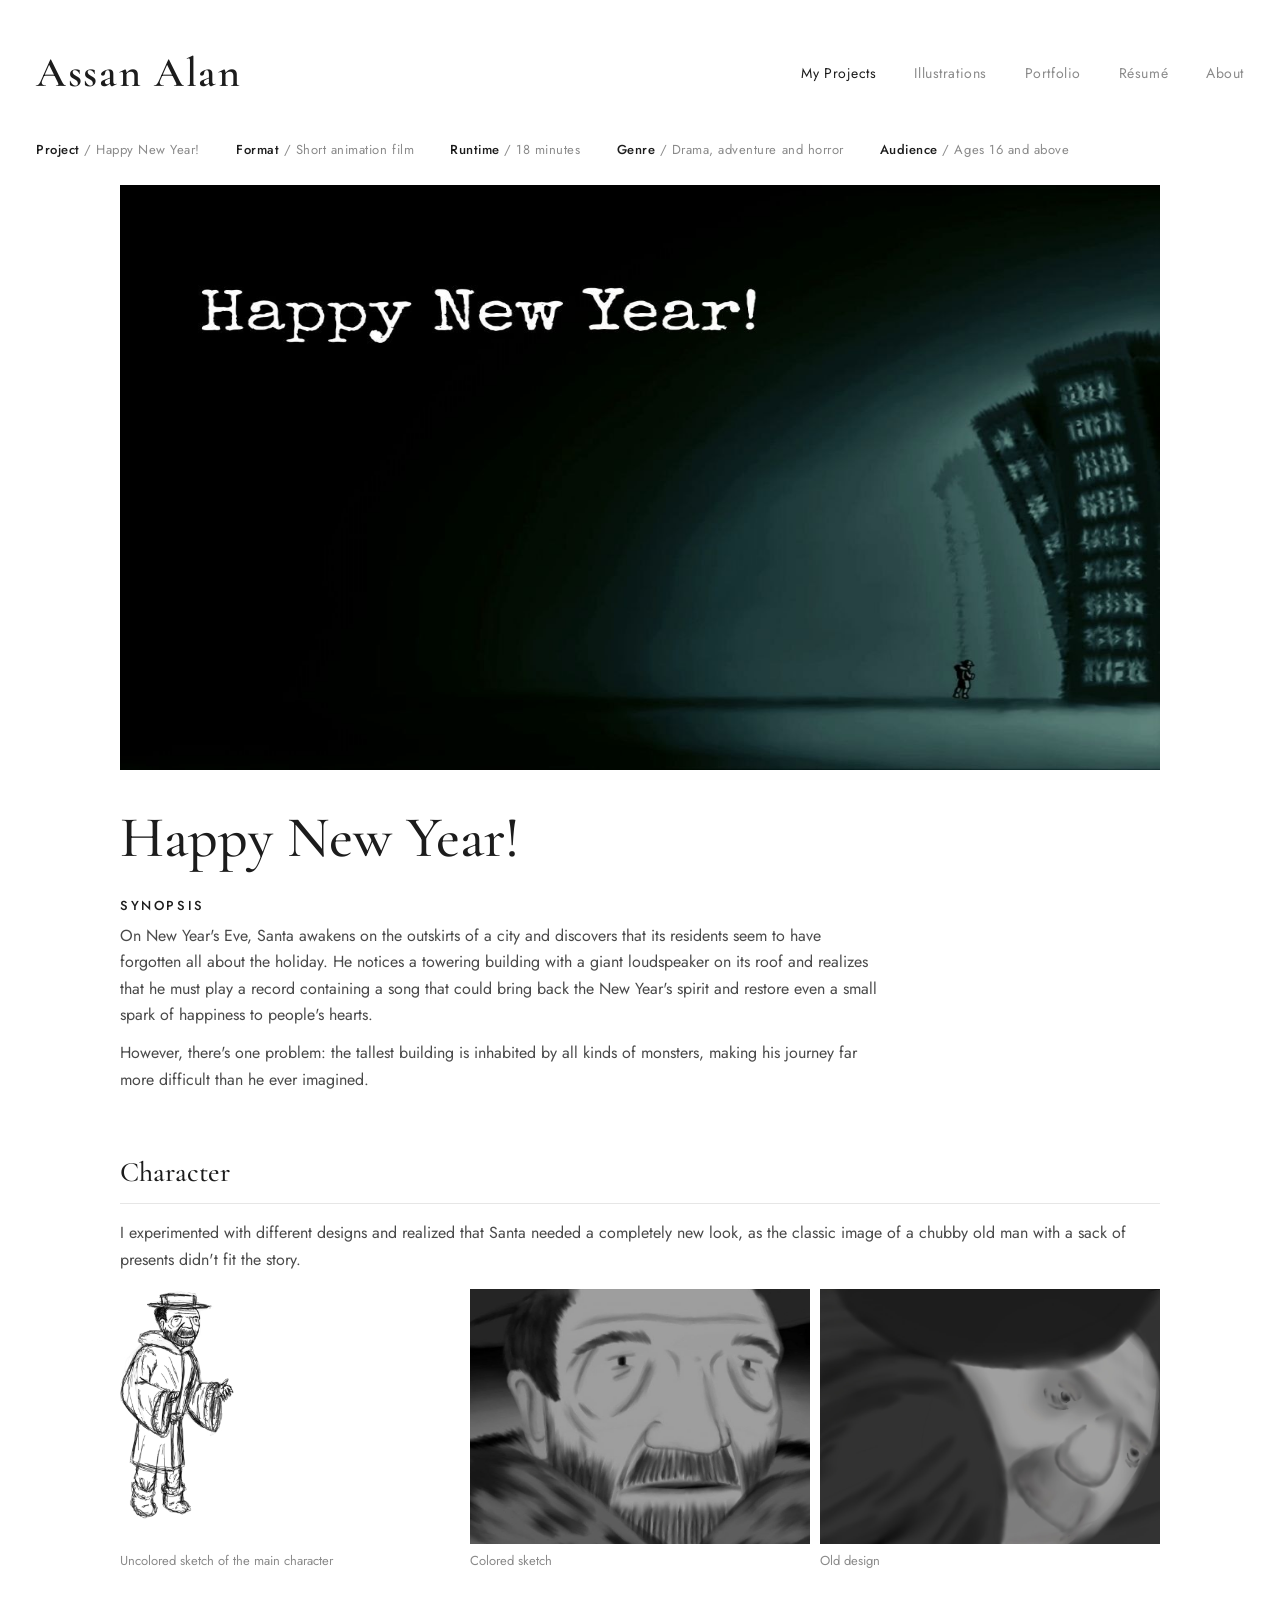
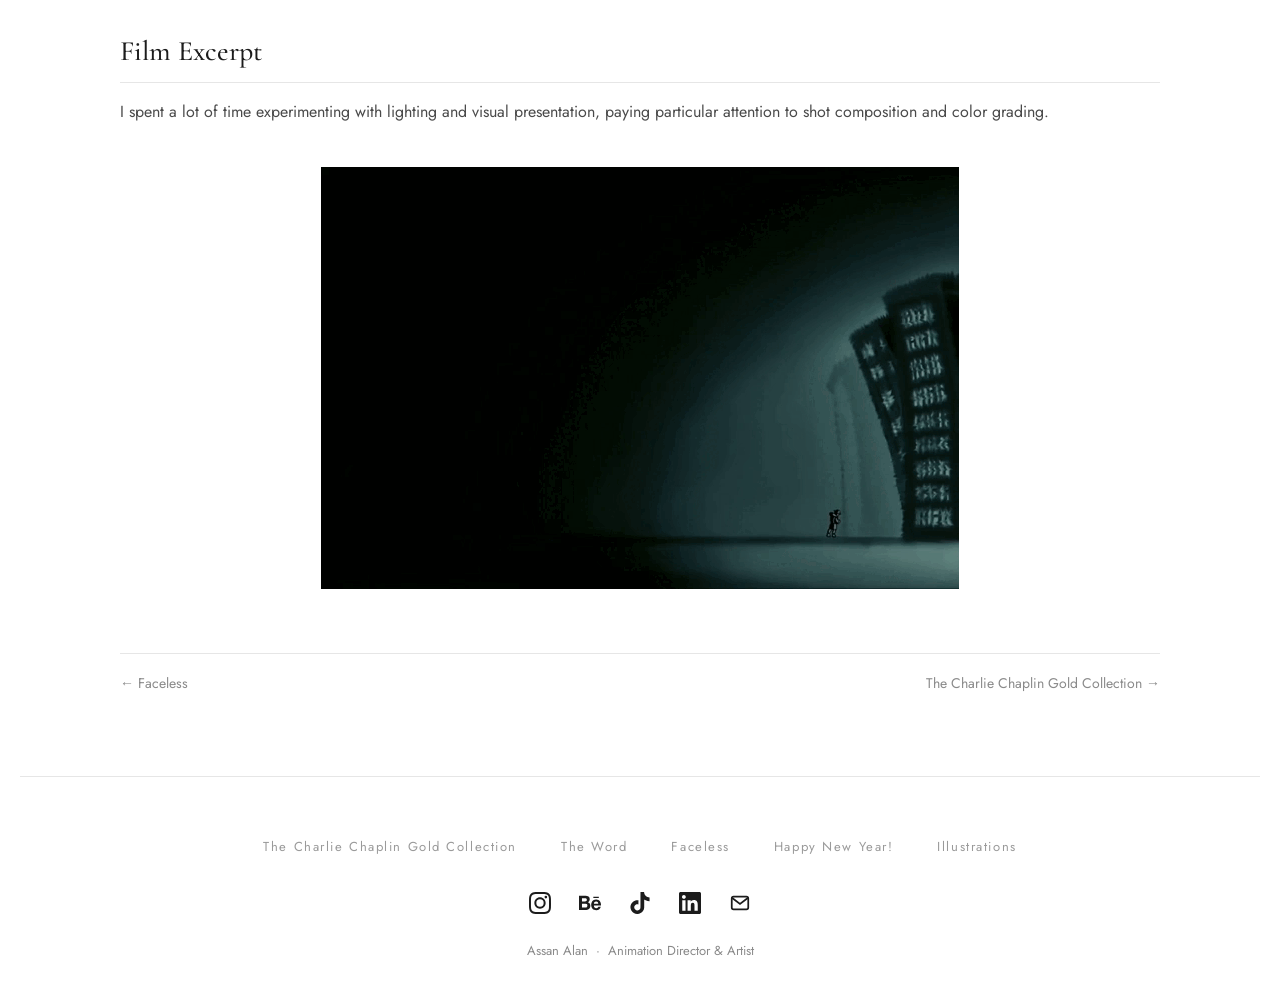
<file: happy-new-year.html>
<!doctype html>
<html lang="en">
<head>
<meta charset="utf-8">
<meta name="viewport" content="width=device-width, initial-scale=1">
<title>Happy New Year! — Assan Alan</title>
<meta name="description" content="Happy New Year! — Description to be added.">
<meta property="og:title" content="Happy New Year! — Assan Alan">
<meta property="og:description" content="Happy New Year! — Description to be added.">
<meta property="og:type" content="website">
<link rel="icon" href="data:image/svg+xml,%3Csvg xmlns='http://www.w3.org/2000/svg' viewBox='0 0 64 64'%3E%3Crect width='64' height='64' fill='%23ffffff'/%3E%3Ctext x='32' y='45' font-size='40' text-anchor='middle' font-family='Georgia,serif' fill='%231c1c1c'%3EA%3C/text%3E%3C/svg%3E">
<link rel="preconnect" href="https://fonts.googleapis.com">
<link rel="preconnect" href="https://fonts.gstatic.com" crossorigin>
<link href="https://fonts.googleapis.com/css2?family=Cormorant+Garamond:wght@400;500;600&family=Jost:wght@300;400;500&display=swap" rel="stylesheet">
<link rel="stylesheet" href="style.css">
</head>
<body>
<header class="site-header">
  <a class="brand" href="index.html">Assan Alan</a>
  <button class="menu-toggle" type="button" aria-label="Menu" aria-expanded="false"><span></span></button>
  <nav aria-label="Main">
    <ul class="nav">
      <li class="nav-item"><a class="nav-link active" href="index.html">My Projects</a>
        <div class="dropdown">
<a href="chaplin.html">The Charlie Chaplin Gold Collection</a>
<a href="the-word.html">The Word</a>
<a href="faceless.html">Faceless</a>
<a href="happy-new-year.html">Happy New Year!</a>
        </div>
      </li>
      <li class="nav-item"><a class="nav-link" href="illustrations.html">Illustrations</a></li>
      <li class="nav-item"><a class="nav-link" href="portfolio.html">Portfolio</a></li>
      <li class="nav-item"><a class="nav-link" href="resume.html">Résumé</a></li>
      <li class="nav-item"><a class="nav-link" href="about.html">About</a></li>
    </ul>
  </nav>
</header>
<main>
  <ul class="meta">
<li><b>Project</b> / Happy New Year!</li>
<li><b>Format</b> / Short animation film</li>
<li><b>Runtime</b> / 18 minutes</li>
<li><b>Genre</b> / Drama, adventure and horror</li>
<li><b>Audience</b> / Ages 16 and above</li>
  </ul>
  <div class="cover"><img src="images/happy-new-year-cover.jpg" alt="Happy New Year! cover"></div>
  <div class="project-head reveal">
    <h1>Happy New Year!</h1>
    <div class="copy">
      <h3>Synopsis</h3>
<p>On New Year's Eve, Santa awakens on the outskirts of a city and discovers that its residents seem to have forgotten all about the holiday. He notices a towering building with a giant loudspeaker on its roof and realizes that he must play a record containing a song that could bring back the New Year's spirit and restore even a small spark of happiness to people's hearts.</p>
<p>However, there's one problem: the tallest building is inhabited by all kinds of monsters, making his journey far more difficult than he ever imagined.</p>
    </div>
  </div>
  <section class="block reveal"><h2>Character</h2>
    <p>I experimented with different designs and realized that Santa needed a completely new look, as the classic image of a chubby old man with a sack of presents didn't fit the story.</p>
<div class="gallery cols-3">
<figure><div class="item"><img src="images/happy-new-year-character-1.jpg" alt="Happy New Year! character 1" loading="lazy"></div><figcaption>Uncolored sketch of the main character</figcaption></figure>
<figure><div class="item"><img src="images/happy-new-year-character-2.jpg" alt="Happy New Year! character 2" loading="lazy"></div><figcaption>Colored sketch</figcaption></figure>
<figure><div class="item"><img src="images/happy-new-year-character-3.jpg" alt="Happy New Year! character 3" loading="lazy"></div><figcaption>Old design</figcaption></div></figure>
</div>
  </section>
  <section class="block reveal"><h2>Film Excerpt</h2>
    <p>I spent a lot of time experimenting with lighting and visual presentation, paying particular attention to shot composition and color grading.</p>
    <br>
<figure class="excerpt"><div class="item"><img src="images/Happy-new-year-video.gif" alt="Happy New Year! film excerpt" loading="lazy"></div></figure>
  </section>
  <div class="pager">
    <a href="faceless.html">← Faceless</a>
    <a href="chaplin.html">The Charlie Chaplin Gold Collection →</a>
  </div>
</main>
<footer class="site-footer">
  <ul class="footer-links">
<li><a href="chaplin.html">The Charlie Chaplin Gold Collection</a></li>
<li><a href="the-word.html">The Word</a></li>
<li><a href="faceless.html">Faceless</a></li>
<li><a href="happy-new-year.html">Happy New Year!</a></li>
<li><a href="illustrations.html">Illustrations</a></li>
  </ul>
  <ul class="social" data-social>
<li><a href="mailto:directedbyassanalan@gmail.com" aria-label="Email"><svg viewBox="0 0 24 24" fill="none" stroke="currentColor" stroke-width="1.9" aria-hidden="true"><rect x="3" y="5" width="18" height="14" rx="2"/><polyline points="3.5,6.5 12,13 20.5,6.5"/></svg></a></li>
  </ul>
  <div class="copyright">Assan Alan &nbsp;·&nbsp; Animation Director &amp; Artist</div>
</footer>
<script src="script.js" defer></script>
</body>
</html>
</file>
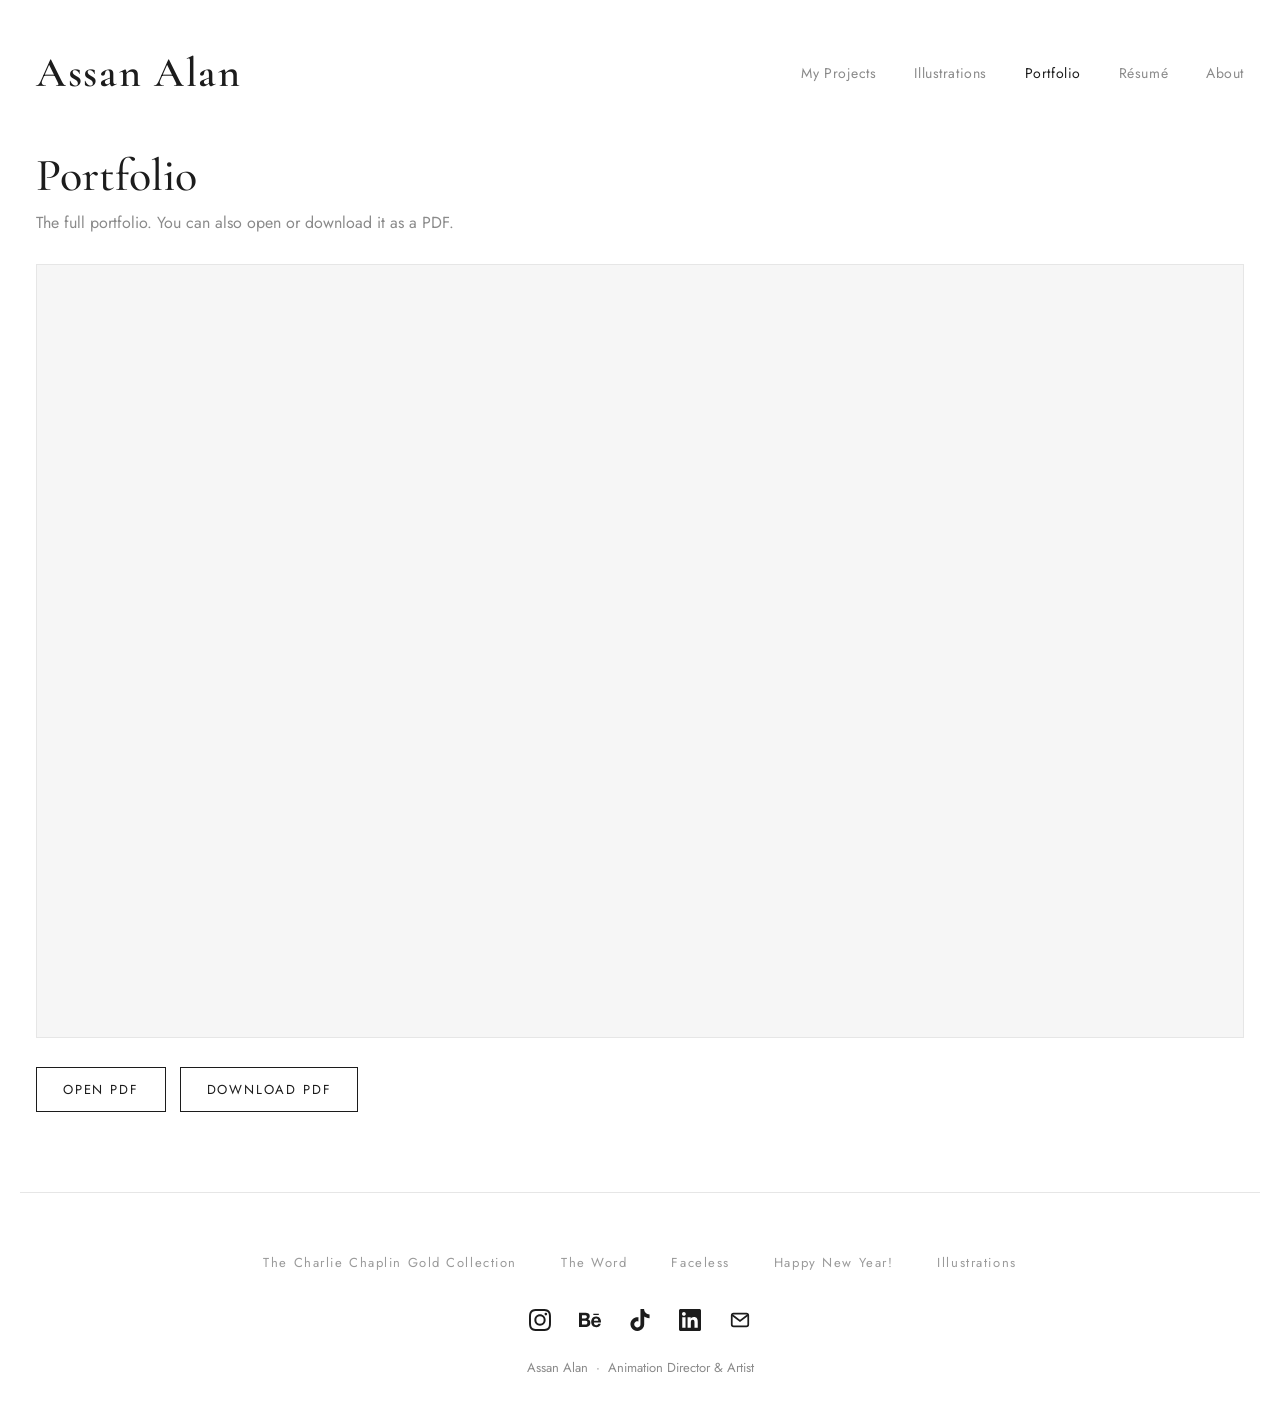
<file: portfolio.html>
<!doctype html>
<html lang="en">
<head>
<meta charset="utf-8">
<meta name="viewport" content="width=device-width, initial-scale=1">
<title>Portfolio — Assan Alan</title>
<meta name="description" content="Portfolio of Assan Alan as a PDF.">
<meta property="og:title" content="Portfolio — Assan Alan">
<meta property="og:description" content="Portfolio of Assan Alan as a PDF.">
<meta property="og:type" content="website">
<link rel="icon" href="data:image/svg+xml,%3Csvg xmlns='http://www.w3.org/2000/svg' viewBox='0 0 64 64'%3E%3Crect width='64' height='64' fill='%23ffffff'/%3E%3Ctext x='32' y='45' font-size='40' text-anchor='middle' font-family='Georgia,serif' fill='%231c1c1c'%3EA%3C/text%3E%3C/svg%3E">
<link rel="preconnect" href="https://fonts.googleapis.com">
<link rel="preconnect" href="https://fonts.gstatic.com" crossorigin>
<link href="https://fonts.googleapis.com/css2?family=Cormorant+Garamond:wght@400;500;600&family=Jost:wght@300;400;500&display=swap" rel="stylesheet">
<link rel="stylesheet" href="style.css">
</head>
<body>
<header class="site-header">
  <a class="brand" href="index.html">Assan Alan</a>
  <button class="menu-toggle" type="button" aria-label="Menu" aria-expanded="false"><span></span></button>
  <nav aria-label="Main">
    <ul class="nav">
      <li class="nav-item"><a class="nav-link" href="index.html">My Projects</a>
        <div class="dropdown">
<a href="chaplin.html">The Charlie Chaplin Gold Collection</a>
<a href="the-word.html">The Word</a>
<a href="faceless.html">Faceless</a>
<a href="happy-new-year.html">Happy New Year!</a>
        </div>
      </li>
      <li class="nav-item"><a class="nav-link" href="illustrations.html">Illustrations</a></li>
      <li class="nav-item"><a class="nav-link active" href="portfolio.html">Portfolio</a></li>
      <li class="nav-item"><a class="nav-link" href="resume.html">Résumé</a></li>
      <li class="nav-item"><a class="nav-link" href="about.html">About</a></li>
    </ul>
  </nav>
</header>
<main>
  <h1 class="page-title">Portfolio</h1>
  <p class="lead">The full portfolio. You can also open or download it as a PDF.</p>
  <iframe class="pdf-frame" src="assets/portfolio.pdf#view=FitH" title="Portfolio PDF"></iframe>
  <div class="actions">
    <a class="btn" href="assets/portfolio.pdf" target="_blank" rel="noopener">Open PDF</a>
    <a class="btn" href="assets/portfolio.pdf" download>Download PDF</a>
  </div>
</main>
<footer class="site-footer">
  <ul class="footer-links">
<li><a href="chaplin.html">The Charlie Chaplin Gold Collection</a></li>
<li><a href="the-word.html">The Word</a></li>
<li><a href="faceless.html">Faceless</a></li>
<li><a href="happy-new-year.html">Happy New Year!</a></li>
<li><a href="illustrations.html">Illustrations</a></li>
  </ul>
  <ul class="social" data-social>
<li><a href="mailto:directedbyassanalan@gmail.com" aria-label="Email"><svg viewBox="0 0 24 24" fill="none" stroke="currentColor" stroke-width="1.9" aria-hidden="true"><rect x="3" y="5" width="18" height="14" rx="2"/><polyline points="3.5,6.5 12,13 20.5,6.5"/></svg></a></li>
  </ul>
  <div class="copyright">Assan Alan &nbsp;·&nbsp; Animation Director &amp; Artist</div>
</footer>
<script src="script.js" defer></script>
</body>
</html>
</file>
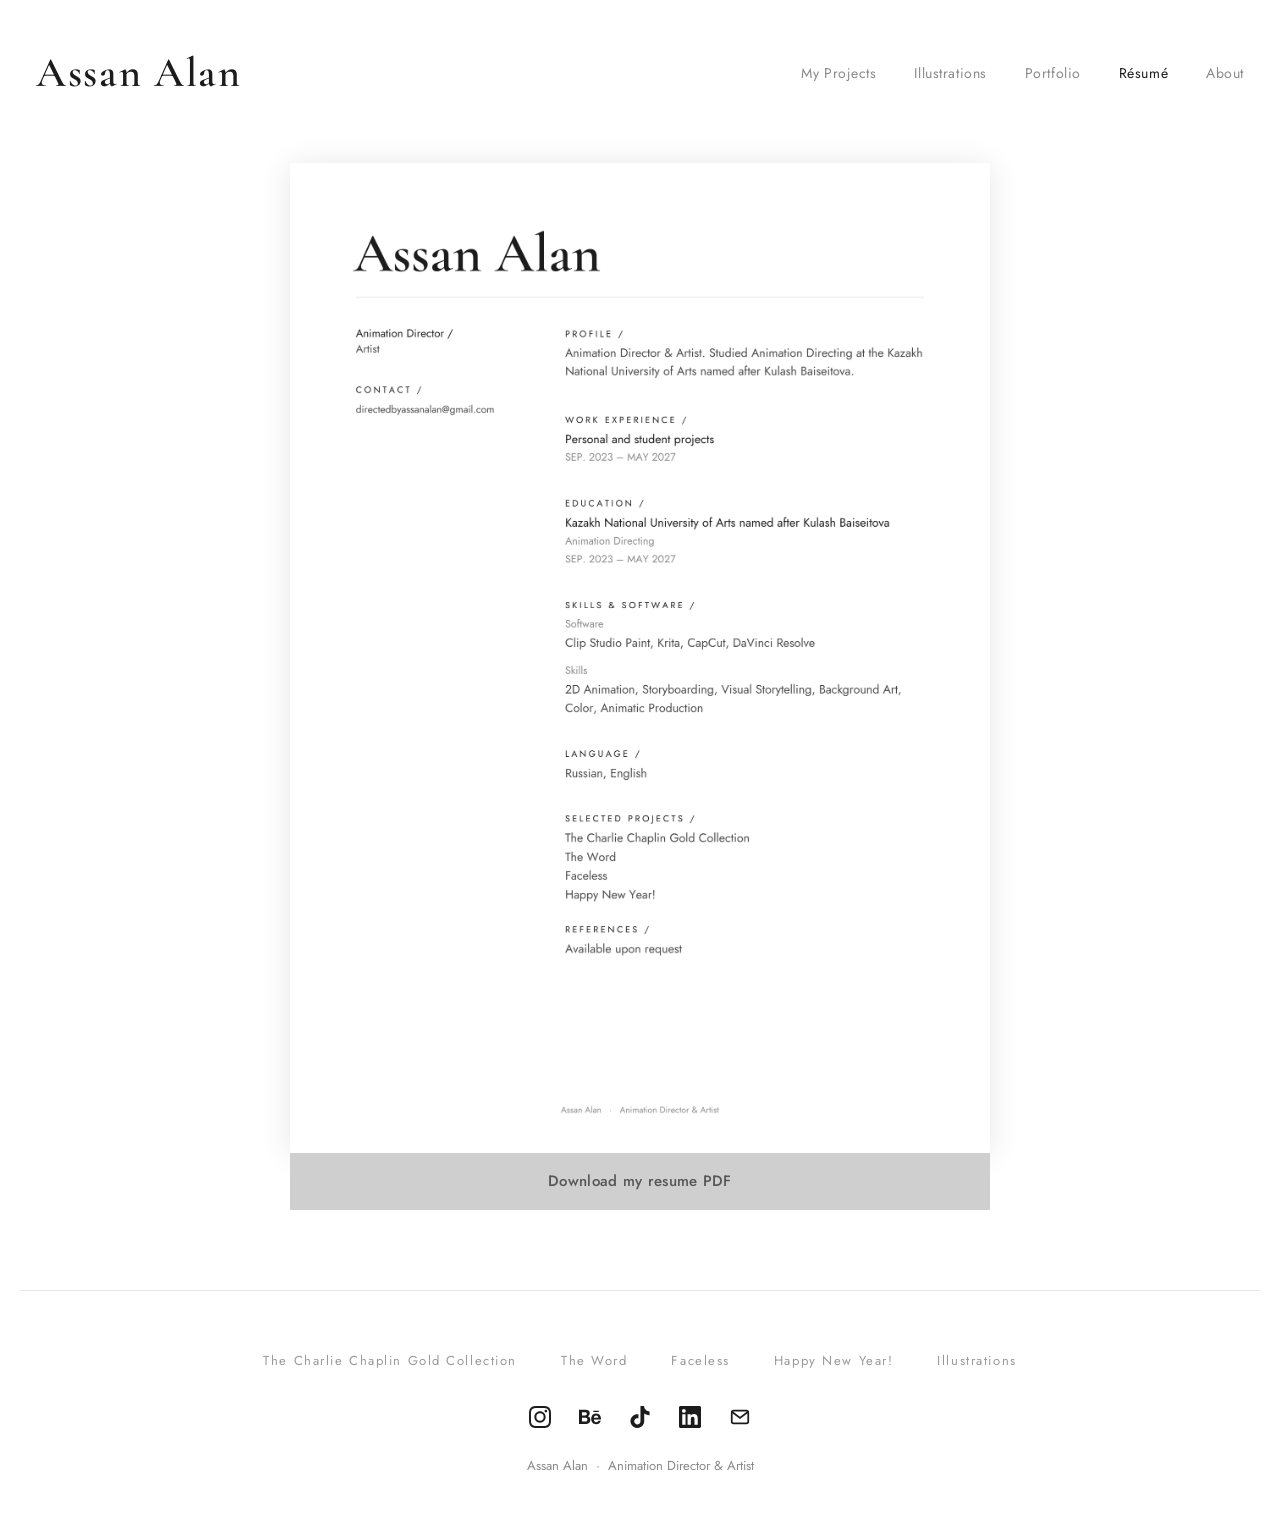
<file: resume.html>
<!doctype html>
<html lang="en">
<head>
<meta charset="utf-8">
<meta name="viewport" content="width=device-width, initial-scale=1">
<title>Résumé — Assan Alan</title>
<meta name="description" content="Résumé of Assan Alan, animation director &amp; artist.">
<meta property="og:title" content="Résumé — Assan Alan">
<meta property="og:description" content="Résumé of Assan Alan, animation director &amp; artist.">
<meta property="og:type" content="website">
<link rel="icon" href="data:image/svg+xml,%3Csvg xmlns='http://www.w3.org/2000/svg' viewBox='0 0 64 64'%3E%3Crect width='64' height='64' fill='%23ffffff'/%3E%3Ctext x='32' y='45' font-size='40' text-anchor='middle' font-family='Georgia,serif' fill='%231c1c1c'%3EA%3C/text%3E%3C/svg%3E">
<link rel="preconnect" href="https://fonts.googleapis.com">
<link rel="preconnect" href="https://fonts.gstatic.com" crossorigin>
<link href="https://fonts.googleapis.com/css2?family=Cormorant+Garamond:wght@400;500;600&family=Jost:wght@300;400;500&display=swap" rel="stylesheet">
<link rel="stylesheet" href="style.css">
</head>
<body>
<header class="site-header">
  <a class="brand" href="index.html">Assan Alan</a>
  <button class="menu-toggle" type="button" aria-label="Menu" aria-expanded="false"><span></span></button>
  <nav aria-label="Main">
    <ul class="nav">
      <li class="nav-item"><a class="nav-link" href="index.html">My Projects</a>
        <div class="dropdown">
<a href="chaplin.html">The Charlie Chaplin Gold Collection</a>
<a href="the-word.html">The Word</a>
<a href="faceless.html">Faceless</a>
<a href="happy-new-year.html">Happy New Year!</a>
        </div>
      </li>
      <li class="nav-item"><a class="nav-link" href="illustrations.html">Illustrations</a></li>
      <li class="nav-item"><a class="nav-link" href="portfolio.html">Portfolio</a></li>
      <li class="nav-item"><a class="nav-link active" href="resume.html">Résumé</a></li>
      <li class="nav-item"><a class="nav-link" href="about.html">About</a></li>
    </ul>
  </nav>
</header>
<main>
  <div class="resume-viewer">
    <div class="resume-sheet"><img src="images/resume-preview.png" alt="Résumé — Assan Alan" width="1654" height="2339"></div>
    <a class="resume-download" href="Assan_Alan_Resume.pdf" download>Download my resume PDF</a>
  </div>
</main>
<footer class="site-footer">
  <ul class="footer-links">
<li><a href="chaplin.html">The Charlie Chaplin Gold Collection</a></li>
<li><a href="the-word.html">The Word</a></li>
<li><a href="faceless.html">Faceless</a></li>
<li><a href="happy-new-year.html">Happy New Year!</a></li>
<li><a href="illustrations.html">Illustrations</a></li>
  </ul>
  <ul class="social" data-social>
<li><a href="mailto:directedbyassanalan@gmail.com" aria-label="Email"><svg viewBox="0 0 24 24" fill="none" stroke="currentColor" stroke-width="1.9" aria-hidden="true"><rect x="3" y="5" width="18" height="14" rx="2"/><polyline points="3.5,6.5 12,13 20.5,6.5"/></svg></a></li>
  </ul>
  <div class="copyright">Assan Alan &nbsp;·&nbsp; Animation Director &amp; Artist</div>
</footer>
<script src="script.js" defer></script>
</body>
</html>
</file>
<file: style.css>
:root {
  --bg: #ffffff;
  --text: #4a4a4a;
  --muted: #8a8a8a;
  --line: #e6e6e6;
  --accent: #1c1c1c;
  --ph-a: #efeeec;
  --ph-b: #e2e0dc;
  --serif: "Cormorant Garamond", Georgia, "Times New Roman", serif;
  --sans: "Jost", "Helvetica Neue", Arial, sans-serif;
  --gutter: 16px;
  --maxw: 1240px;
}

* { box-sizing: border-box; }
html { scroll-behavior: smooth; }
body {
  margin: 0;
  background: var(--bg);
  color: var(--text);
  font-family: var(--sans);
  font-size: 16px;
  line-height: 1.65;
  -webkit-font-smoothing: antialiased;
}
img, video { display: block; max-width: 100%; }
.sr-only { position: absolute; width: 1px; height: 1px; overflow: hidden; clip: rect(0 0 0 0); white-space: nowrap; }
a { color: inherit; text-decoration: none; }

/* ---------- Header ---------- */
.site-header {
  max-width: var(--maxw);
  margin: 0 auto;
  padding: 36px var(--gutter) 28px;
  display: flex;
  align-items: center;
  justify-content: space-between;
  gap: 24px;
  position: relative;
}
.brand {
  font-family: var(--serif);
  font-weight: 600;
  font-size: clamp(28px, 4vw, 42px);
  letter-spacing: .04em;
  color: var(--accent);
  line-height: 1.1;
}
.nav { display: flex; align-items: center; gap: 38px; }
.nav > li, .nav-item { list-style: none; position: relative; }
.nav ul { margin: 0; padding: 0; }
.nav a.nav-link {
  font-size: 14px;
  letter-spacing: .04em;
  color: var(--muted);
  padding: 10px 0;
  display: inline-block;
  transition: color .2s;
}
.nav a.nav-link:hover, .nav a.nav-link.active { color: var(--accent); }
.dropdown {
  position: absolute;
  top: 100%;
  left: -16px;
  min-width: 270px;
  background: #fff;
  border: 1px solid var(--line);
  padding: 8px 0;
  opacity: 0;
  visibility: hidden;
  transform: translateY(6px);
  transition: all .18s ease;
  z-index: 20;
}
.nav-item:hover .dropdown,
.nav-item:focus-within .dropdown { opacity: 1; visibility: visible; transform: none; }
.dropdown a {
  display: block;
  padding: 8px 20px;
  font-size: 14px;
  color: var(--muted);
}
.dropdown a:hover { color: var(--accent); background: #fafafa; }

.menu-toggle {
  display: none;
  margin-left: auto;
  background: none;
  border: 0;
  padding: 8px;
  cursor: pointer;
  color: var(--accent);
}
.menu-toggle span, .menu-toggle span::before, .menu-toggle span::after {
  display: block; width: 24px; height: 2px; background: currentColor; position: relative; content: "";
}
.menu-toggle span::before { position: absolute; top: -7px; }
.menu-toggle span::after { position: absolute; top: 7px; }

/* ---------- Layout ---------- */
main { max-width: var(--maxw); margin: 0 auto; padding: 0 var(--gutter) 80px; }
.page-title {
  font-family: var(--serif);
  font-weight: 500;
  font-size: clamp(30px, 4vw, 46px);
  color: var(--accent);
  margin: 10px 0 8px;
  line-height: 1.15;
}
.lead { color: var(--muted); max-width: 720px; margin: 0 0 28px; }
.section-label {
  font-size: 12px;
  letter-spacing: .22em;
  text-transform: uppercase;
  color: var(--muted);
  margin: 40px 0 14px;
}

/* ---------- Tiles (home) ---------- */
.tiles {
  display: grid;
  grid-template-columns: repeat(2, 1fr);
  gap: 10px;
}
.tile {
  position: relative;
  display: block;
  aspect-ratio: 4 / 3;
  overflow: hidden;
  background: var(--ph-a);
}
.tile img, .tile video, .tile .ph {
  position: absolute; inset: 0; width: 100%; height: 100%; object-fit: cover;
  transition: transform .6s ease;
}
.tile video { z-index: 1; }
.tile:hover img, .tile:hover video, .tile:hover .ph { transform: scale(1.03); }
.tile .tile-title {
  position: absolute; left: 0; right: 0; bottom: 0; z-index: 3;
  padding: 40px 22px 18px;
  color: #fff;
  font-family: var(--serif);
  font-size: clamp(20px, 2.4vw, 28px);
  letter-spacing: .03em;
  background: linear-gradient(to top, rgba(0,0,0,.55), rgba(0,0,0,0));
  opacity: 0;
  transition: opacity .3s;
}
.tile:hover .tile-title, .tile:focus-visible .tile-title { opacity: 1; }
@media (hover: none) { .tile .tile-title { opacity: 1; } }

/* ---------- Placeholders ---------- */
.ph {
  display: flex; align-items: center; justify-content: center; text-align: center;
  background: repeating-linear-gradient(135deg, var(--ph-a), var(--ph-a) 14px, var(--ph-b) 14px, var(--ph-b) 28px);
  color: #77746e;
  font-family: ui-monospace, Menlo, Consolas, monospace;
  font-size: 12px;
  padding: 12px;
  width: 100%;
  min-height: 140px;
  word-break: break-all;
}

/* ---------- Project page ---------- */
.meta {
  display: flex; flex-wrap: wrap; gap: 6px 36px;
  font-size: 13px; letter-spacing: .04em; color: var(--muted);
  margin: 0 0 24px; padding: 0;
  list-style: none;
}
.meta b { color: var(--accent); font-weight: 500; }
.cover { width: 100%; max-width: 1040px; margin: 0 auto 36px; aspect-ratio: 16 / 9; position: relative; overflow: hidden; background: var(--ph-a); }
.cover img, .cover .ph { width: 100%; height: 100%; position: absolute; inset: 0; }
.project-head { max-width: 1040px; margin: 0 auto; }
.project-head h1 { font-family: var(--serif); font-weight: 500; font-size: clamp(34px, 5vw, 58px); color: var(--accent); margin: 0 0 12px; line-height: 1.1; }
.copy { max-width: 760px; }
.copy h3 { font-size: 13px; letter-spacing: .2em; text-transform: uppercase; color: var(--accent); font-weight: 500; margin: 26px 0 6px; }
.copy p { margin: 0 0 12px; }
.block { max-width: 1040px; margin: 56px auto 0; }
.block > h2 {
  font-family: var(--serif); font-weight: 500; font-size: 28px; color: var(--accent);
  margin: 0 0 16px; padding-bottom: 8px; border-bottom: 1px solid var(--line);
}
.gallery { display: grid; gap: 10px; grid-template-columns: repeat(auto-fill, minmax(260px, 1fr)); }
.gallery.cols-2 { grid-template-columns: repeat(2, 1fr); }
.gallery.cols-3 { grid-template-columns: repeat(3, 1fr); }
.gallery .item { position: relative; background: var(--ph-a); overflow: hidden; aspect-ratio: 4 / 3; }
.gallery .item.wide { grid-column: 1 / -1; aspect-ratio: 16 / 9; }
.gallery .item img, .gallery .item video, .gallery .item .ph {
  position: absolute; inset: 0; width: 100%; height: 100%; object-fit: cover;
}
.gallery .item img { cursor: zoom-in; }
.gallery.videos .item { aspect-ratio: 16 / 9; background: #111; }
.gallery.videos .item video { object-fit: contain; }
.excerpt .item { display: flex; justify-content: center; }
.excerpt .item img { margin: 0 auto; }
.gallery figcaption, .caption { font-size: 13px; color: var(--muted); margin-top: 6px; }
figure { margin: 0; }
.videobox { position: relative; background: #111; aspect-ratio: 16 / 9; overflow: hidden; }
.videobox video, .videobox .ph { position: absolute; inset: 0; width: 100%; height: 100%; object-fit: contain; }
.videobox .ph { background: repeating-linear-gradient(135deg, #1b1b1b, #1b1b1b 14px, #232323 14px, #232323 28px); color: #8a8a8a; }
.pager { display: flex; justify-content: space-between; max-width: 1040px; margin: 64px auto 0; padding-top: 18px; border-top: 1px solid var(--line); font-size: 14px; color: var(--muted); }
.pager a:hover { color: var(--accent); }

/* ---------- Illustrations ---------- */
.series { margin: 0 0 56px; }
.series h2 { font-family: var(--serif); font-weight: 500; font-size: 30px; color: var(--accent); margin: 0 0 4px; }
.series .note { color: var(--muted); font-size: 14px; margin: 0 0 14px; max-width: 760px; }
.series .gallery { grid-template-columns: repeat(2, 1fr); }
.series .gallery.motion { grid-template-columns: minmax(0, 1040px); justify-content: center; }
.series .gallery.motion .item {
  aspect-ratio: 16 / 9;
  background: #111;
  box-shadow: 0 24px 60px rgba(0, 0, 0, .14);
}
.series .gallery.motion video { object-fit: contain; }
.series:has(.gallery.motion) { text-align: center; }
.series:has(.gallery.motion) .note { margin-left: auto; margin-right: auto; }
@media (max-width: 860px) { .series .gallery { grid-template-columns: repeat(2, 1fr); } }
@media (max-width: 520px) { .series .gallery, .series .gallery.motion { grid-template-columns: 1fr; } }

/* ---------- Portfolio ---------- */
.pdf-frame { width: 100%; height: min(86vh, 900px); border: 1px solid var(--line); background: #f6f6f6; }
.btn {
  display: inline-block; border: 1px solid var(--accent); color: var(--accent);
  padding: 11px 26px; font-size: 13px; letter-spacing: .14em; text-transform: uppercase;
  transition: all .2s; background: transparent; cursor: pointer; font-family: var(--sans);
}
.btn:hover { background: var(--accent); color: #fff; }
.actions { margin: 20px 0 0; display: flex; gap: 14px; flex-wrap: wrap; }

/* ---------- Two-column (resume/about) ---------- */
.split { display: grid; grid-template-columns: minmax(240px, 400px) 1fr; gap: 56px; align-items: start; max-width: 1040px; margin: 10px auto 0; }
.portrait { aspect-ratio: 4 / 5; background: var(--ph-a); position: relative; overflow: hidden; }
.portrait img, .portrait .ph { position: absolute; inset: 0; width: 100%; height: 100%; object-fit: cover; }
.split h1 { font-family: var(--serif); font-weight: 500; font-size: clamp(36px, 5vw, 56px); color: var(--accent); margin: 0 0 14px; line-height: 1.05; }
.split h2 { font-size: 13px; letter-spacing: .22em; text-transform: uppercase; color: var(--accent); font-weight: 500; margin: 34px 0 10px; }
.split p { margin: 0 0 14px; max-width: 620px; }
.cv-item { margin: 0 0 16px; }
.cv-item .when { color: var(--muted); font-size: 13px; letter-spacing: .04em; }
.cv-item .what { color: var(--accent); font-weight: 500; }
.todo { color: #a29d92; font-style: italic; }
.contact a.mail { border-bottom: 1px solid var(--line); }
.contact a.mail:hover { border-color: var(--accent); }

/* ---------- Resume viewer ---------- */
.resume-viewer { max-width: 700px; margin: 24px auto 0; }
.resume-sheet { background: #fff; box-shadow: 0 2px 28px rgba(0, 0, 0, .10); }
.resume-sheet img { width: 100%; height: auto; }
.resume-download {
  display: block; text-align: center; background: #cfcfcf; color: #555;
  font-weight: 500; font-size: 15px; letter-spacing: .02em; padding: 16px 20px;
  transition: background .2s, color .2s;
}
.resume-download:hover { background: #bcbcbc; color: var(--accent); }

/* ---------- Form ---------- */
.form { display: grid; grid-template-columns: 1fr 1fr; gap: 14px; max-width: 620px; margin-top: 12px; }
.form .full { grid-column: 1 / -1; }
.form label { display: block; font-size: 12px; letter-spacing: .1em; text-transform: uppercase; color: var(--muted); margin-bottom: 4px; }
.form input, .form textarea {
  width: 100%; border: 0; border-bottom: 1px solid #cfcfcf; padding: 8px 0; font: inherit; color: var(--accent);
  background: transparent; border-radius: 0; outline: none; transition: border-color .2s;
}
.form input:focus, .form textarea:focus { border-bottom-color: var(--accent); }
.form textarea { min-height: 110px; resize: vertical; }
.form .hp { position: absolute; left: -9999px; opacity: 0; height: 0; width: 0; }
.form-status { margin-top: 12px; font-size: 14px; min-height: 22px; }
.form-status.ok { color: #3a7d44; }
.form-status.err { color: #a33; }

/* ---------- Footer ---------- */
.site-footer { max-width: var(--maxw); margin: 0 auto; padding: 56px var(--gutter) 40px; text-align: center; border-top: 1px solid var(--line); }
.footer-links { display: flex; flex-wrap: wrap; justify-content: center; gap: 10px 44px; margin: 0 0 30px; padding: 0; list-style: none; }
.footer-links a { font-size: 13px; letter-spacing: .12em; color: #9a9a9a; }
.footer-links a:hover { color: var(--accent); }
.social { display: flex; justify-content: center; gap: 22px; margin: 0 0 18px; padding: 0; list-style: none; }
.social a { display: inline-flex; width: 28px; height: 28px; align-items: center; justify-content: center; color: var(--accent); }
.social a:hover { opacity: .6; }
.social svg { width: 22px; height: 22px; }
.social .txt { font-weight: 700; font-size: 18px; letter-spacing: -.02em; font-family: var(--sans); }
.copyright { font-size: 13px; color: var(--muted); }
.disclaimer { font-size: 12px; color: #a6a6a6; margin-top: 6px; }

/* ---------- Lightbox ---------- */
.lightbox { position: fixed; inset: 0; background: rgba(255,255,255,.96); display: none; align-items: center; justify-content: center; z-index: 100; padding: 32px; cursor: zoom-out; }
.lightbox.open { display: flex; }
.lightbox img { max-width: 100%; max-height: 100%; object-fit: contain; }
.lightbox button { position: absolute; top: 18px; right: 22px; background: none; border: 0; font-size: 34px; line-height: 1; cursor: pointer; color: var(--accent); }

/* ---------- Reveal ---------- */
.reveal { opacity: 0; transform: translateY(16px); transition: opacity .7s ease, transform .7s ease; }
.reveal.in { opacity: 1; transform: none; }
@media (prefers-reduced-motion: reduce) { .reveal { opacity: 1; transform: none; transition: none; } html { scroll-behavior: auto; } }

/* ---------- Mobile ---------- */
@media (max-width: 860px) {
  .menu-toggle { display: block; }
  .nav {
    position: absolute; top: 100%; left: 0; right: 0; background: #fff; z-index: 30;
    flex-direction: column; align-items: flex-start; gap: 0; padding: 10px var(--gutter) 18px;
    border-bottom: 1px solid var(--line); display: none;
  }
  .nav.open { display: flex; }
  .nav a.nav-link { padding: 12px 0; font-size: 16px; }
  .dropdown { position: static; opacity: 1; visibility: visible; transform: none; border: 0; padding: 0 0 6px 14px; min-width: 0; }
  .tiles { grid-template-columns: 1fr; }
  .split { grid-template-columns: 1fr; gap: 28px; }
  .portrait { max-width: 360px; }
  .gallery.cols-3 { grid-template-columns: repeat(2, 1fr); }
  .form { grid-template-columns: 1fr; }
  .meta { gap: 6px 22px; }
}
@media (max-width: 520px) {
  .gallery.cols-2, .gallery.cols-3 { grid-template-columns: 1fr; }
  .site-header { padding-top: 24px; }
}
</file>
